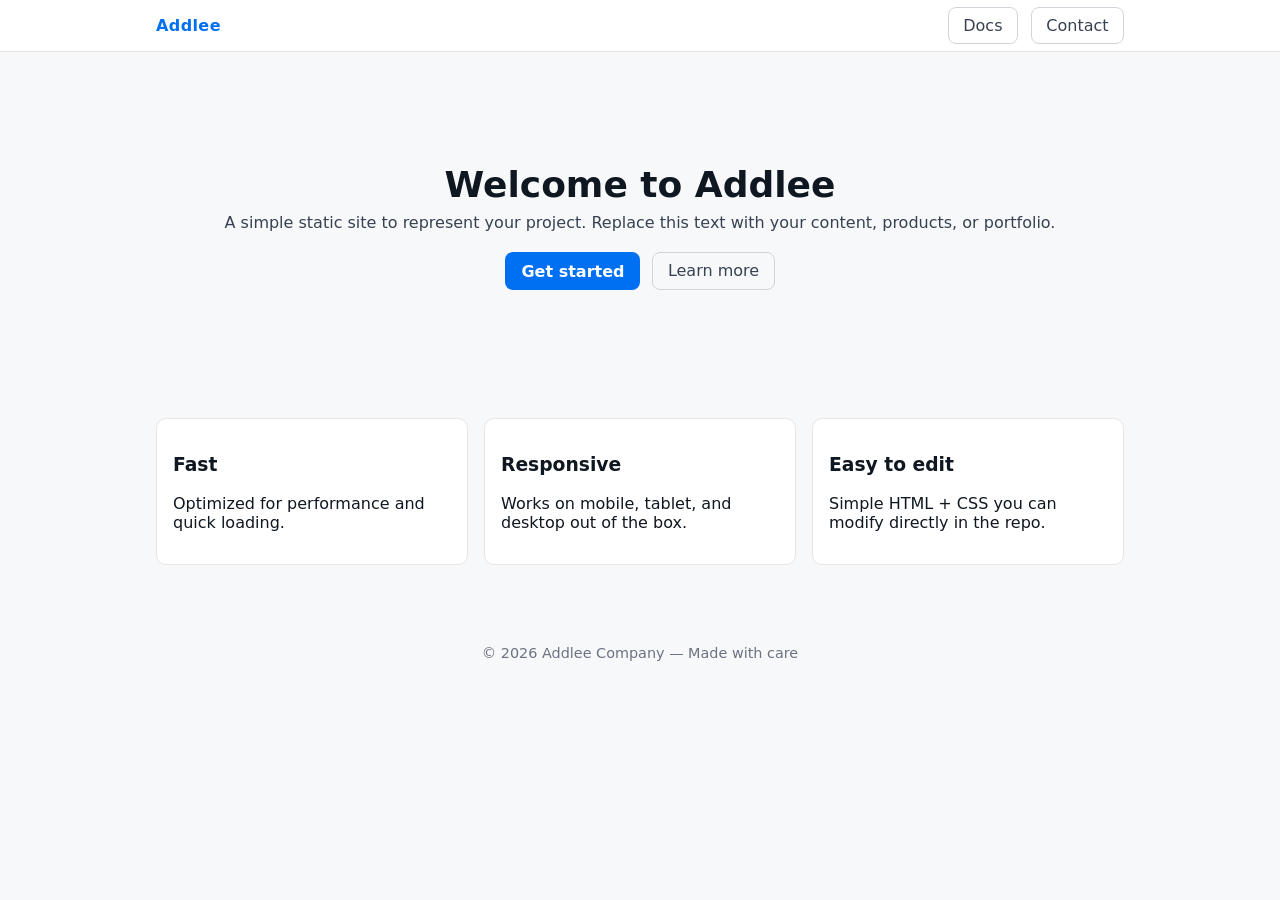
<file: index.html>
<!doctype html>
<html lang="en">
<head>
  <meta charset="utf-8" />
  <meta name="viewport" content="width=device-width,initial-scale=1" />
  <title>Addlee — Welcome</title>
  <meta name="description" content="Addlee Company — Example homepage" />
  <style>
    :root{--accent:#0070f3;--bg:#f7f8fa;--text:#0f1720}
    *{box-sizing:border-box}
    body{margin:0;font-family:system-ui,-apple-system,Segoe UI,Roboto,"Helvetica Neue",Arial; background:var(--bg); color:var(--text); -webkit-font-smoothing:antialiased}
    header{background:#fff;border-bottom:1px solid #e6e6e6}
    .container{max-width:1000px;margin:0 auto;padding:1rem}
    nav{display:flex;align-items:center;justify-content:space-between}
    .brand{font-weight:700;color:var(--accent);letter-spacing:.4px}
    .hero{padding:4rem 1rem;text-align:center}
    .hero h1{margin:0 0 .5rem;font-size:clamp(1.5rem,4vw,2.25rem)}
    .hero p{margin:0 0 1.25rem;color:#374151}
    .buttons{display:flex;gap:.75rem;justify-content:center;flex-wrap:wrap}
    .btn{background:var(--accent);color:#fff;padding:.6rem 1rem;border-radius:8px;text-decoration:none;font-weight:600}
    .muted{background:transparent;border:1px solid #d1d5db;color:#374151;padding:.5rem .9rem;border-radius:8px;text-decoration:none}
    section.features{display:grid;grid-template-columns:repeat(auto-fit,minmax(220px,1fr));gap:1rem;margin:2rem 0}
    .card{background:#fff;padding:1rem;border-radius:10px;border:1px solid #e6e6e6}
    footer{padding:1rem 0;text-align:center;color:#6b7280;font-size:.9rem}
    @media (min-width:700px){ .hero{padding:6rem 1rem} }
  </style>
</head>
<body>
  <header>
    <div class="container">
      <nav>
        <div class="brand">Addlee</div>
        <div>
          <a class="muted" href="#">Docs</a>
          <a class="muted" href="#" style="margin-left:.5rem">Contact</a>
        </div>
      </nav>
    </div>
  </header>

  <main>
    <div class="container">
      <section class="hero">
        <h1>Welcome to Addlee</h1>
        <p>A simple static site to represent your project. Replace this text with your content, products, or portfolio.</p>
        <div class="buttons">
          <a class="btn" href="#">Get started</a>
          <a class="muted" href="#">Learn more</a>
        </div>
      </section>

      <section class="features" aria-label="features">
        <div class="card">
          <h3>Fast</h3>
          <p>Optimized for performance and quick loading.</p>
        </div>
        <div class="card">
          <h3>Responsive</h3>
          <p>Works on mobile, tablet, and desktop out of the box.</p>
        </div>
        <div class="card">
          <h3>Easy to edit</h3>
          <p>Simple HTML + CSS you can modify directly in the repo.</p>
        </div>
      </section>
    </div>
  </main>

  <footer>
    <div class="container">© <span id="year"></span> Addlee Company — Made with care</div>
  </footer>

  <script>
    document.getElementById('year').textContent = new Date().getFullYear();
  </script>
</body>
</html>
</file>
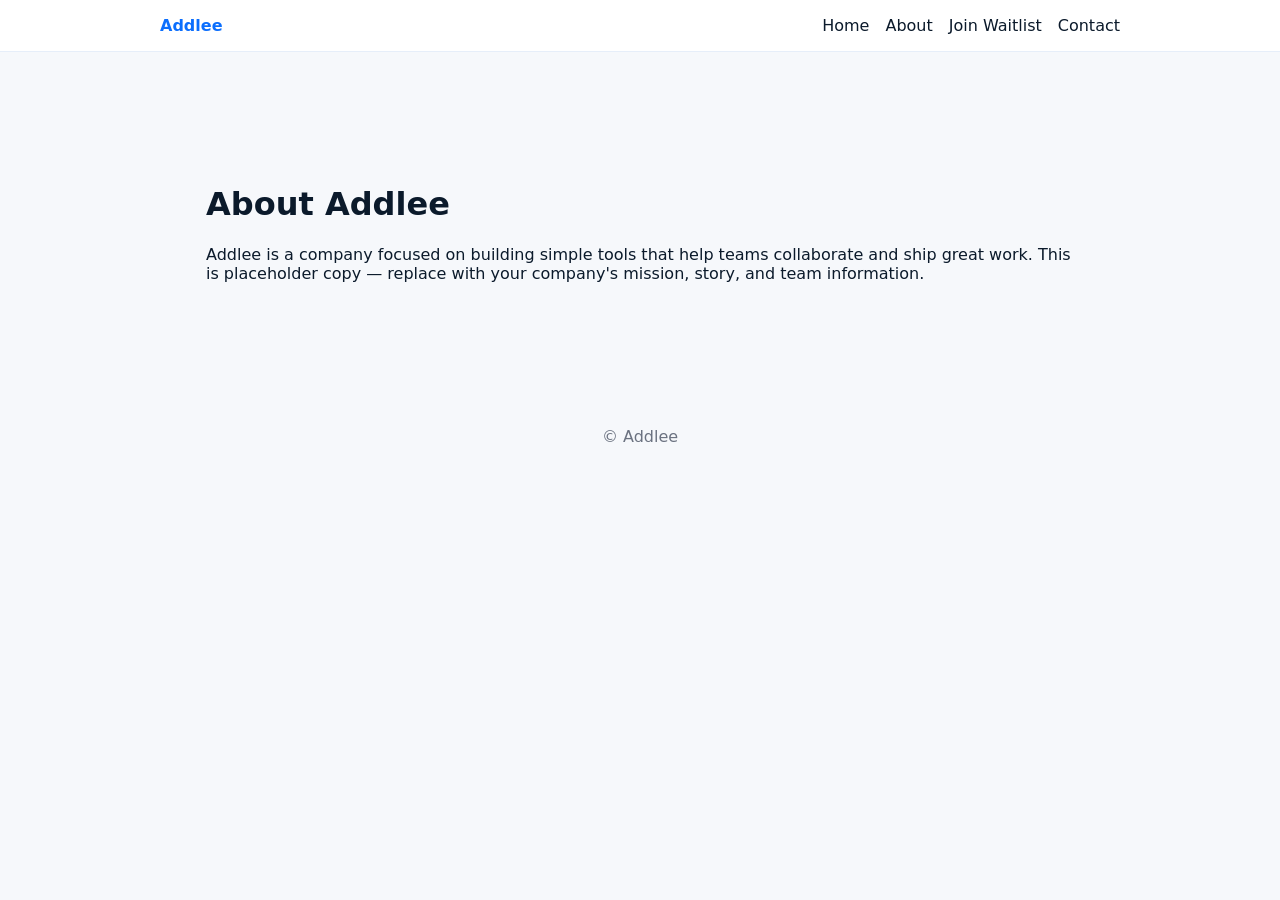
<file: about.html>
<!doctype html>
<html lang="en">
  <head>
    <meta charset="utf-8" />
    <meta name="viewport" content="width=device-width,initial-scale=1" />
    <title>About — Addlee</title>
    <link rel="stylesheet" href="/assets/style.css">
  </head>
  <body>
    <header class="site-header">
      <nav>
        <a class="logo" href="/">Addlee</a>
        <ul class="nav">
          <li><a href="/">Home</a></li>
          <li><a href="/about.html">About</a></li>
          <li><a href="/waitlist.html">Join Waitlist</a></li>
          <li><a href="/contact.html">Contact</a></li>
        </ul>
      </nav>
    </header>

    <main class="container">
      <h1>About Addlee</h1>
      <p>Addlee is a company focused on building simple tools that help teams collaborate and ship great work. This is placeholder copy — replace with your company's mission, story, and team information.</p>
    </main>

    <footer class="site-footer">
      <p>&copy; Addlee</p>
    </footer>
  </body>
</html>
</file>
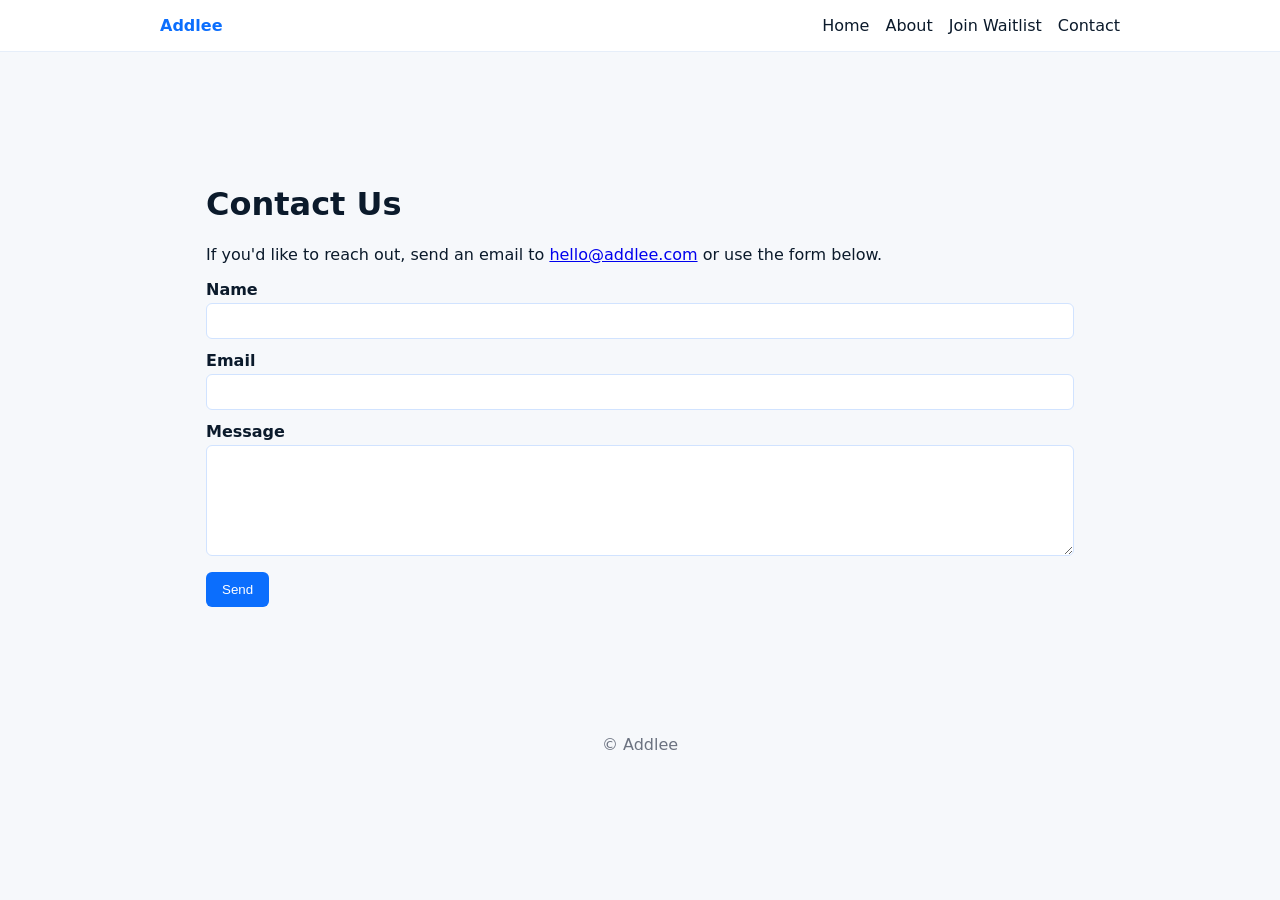
<file: contact.html>
<!doctype html>
<html lang="en">
  <head>
    <meta charset="utf-8" />
    <meta name="viewport" content="width=device-width,initial-scale=1" />
    <title>Contact — Addlee</title>
    <link rel="stylesheet" href="/assets/style.css">
  </head>
  <body>
    <header class="site-header">
      <nav>
        <a class="logo" href="/">Addlee</a>
        <ul class="nav">
          <li><a href="/">Home</a></li>
          <li><a href="/about.html">About</a></li>
          <li><a href="/waitlist.html">Join Waitlist</a></li>
          <li><a href="/contact.html">Contact</a></li>
        </ul>
      </nav>
    </header>

    <main class="container">
      <h1>Contact Us</h1>
      <p>If you'd like to reach out, send an email to <a href="mailto:hello@addlee.com">hello@addlee.com</a> or use the form below.
      </p>

      <form id="contact-form" action="mailto:hello@addlee.com" method="post" enctype="text/plain" onsubmit="handleContact(event)">
        <label for="cname">Name</label>
        <input id="cname" name="name" type="text" required />

        <label for="cemail">Email</label>
        <input id="cemail" name="email" type="email" required />

        <label for="message">Message</label>
        <textarea id="message" name="message" rows="6" required></textarea>

        <button type="submit" class="cta">Send</button>
      </form>

      <div id="contact-message" aria-live="polite"></div>
    </main>

    <script>
      function handleContact(e) {
        // Allow mailto fallback; also show client-side confirmation
        document.getElementById('contact-message').textContent = 'Thank you — your message will be sent via your email client.';
      }
    </script>

    <footer class="site-footer">
      <p>&copy; Addlee</p>
    </footer>
  </body>
</html>
</file>
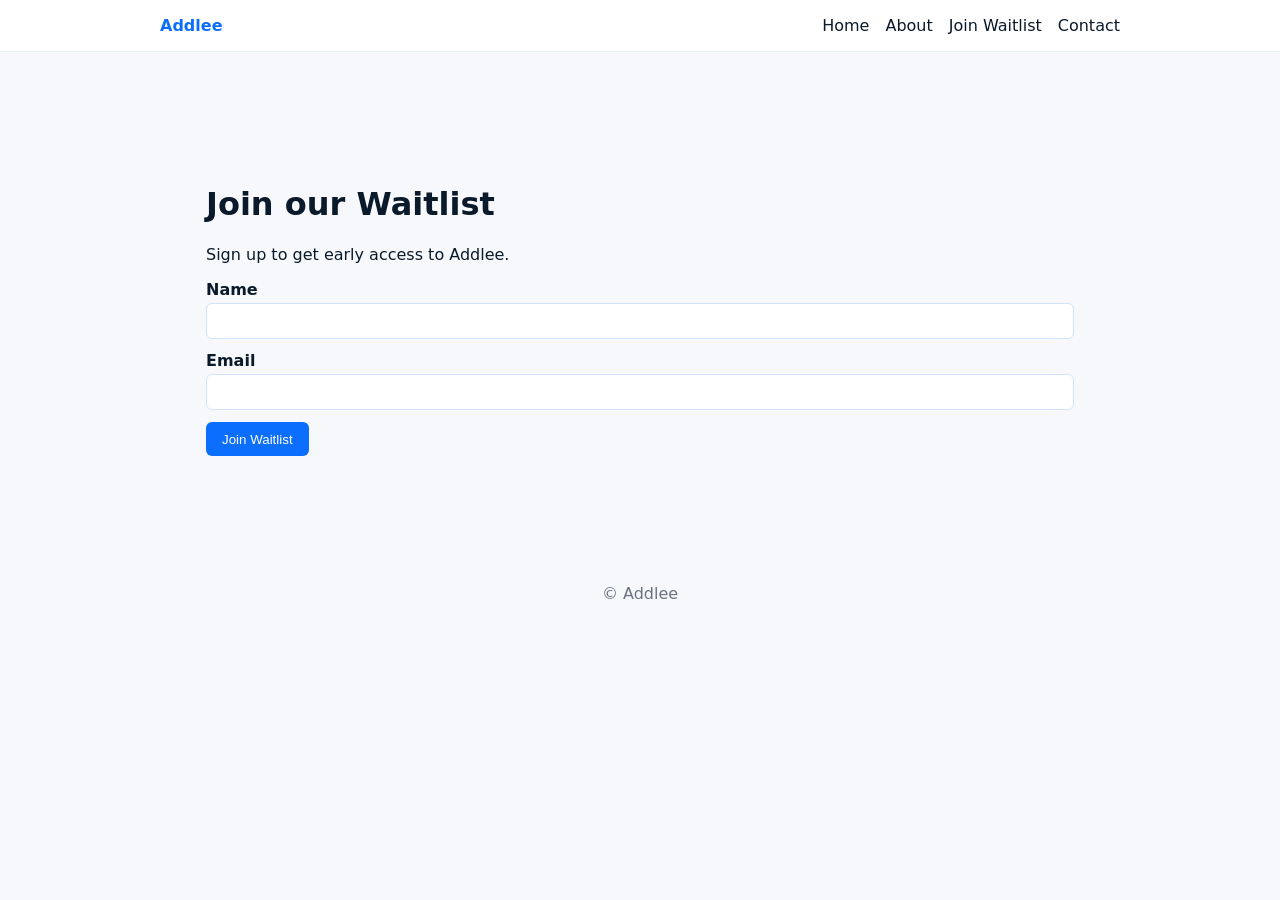
<file: waitlist.html>
<!doctype html>
<html lang="en">
  <head>
    <meta charset="utf-8" />
    <meta name="viewport" content="width=device-width,initial-scale=1" />
    <title>Join Waitlist — Addlee</title>
    <link rel="stylesheet" href="/assets/style.css">
  </head>
  <body>
    <header class="site-header">
      <nav>
        <a class="logo" href="/">Addlee</a>
        <ul class="nav">
          <li><a href="/">Home</a></li>
          <li><a href="/about.html">About</a></li>
          <li><a href="/waitlist.html">Join Waitlist</a></li>
          <li><a href="/contact.html">Contact</a></li>
        </ul>
      </nav>
    </header>

    <main class="container">
      <h1>Join our Waitlist</h1>
      <p>Sign up to get early access to Addlee.</p>
      <form id="waitlist-form" action="#" onsubmit="handleWaitlist(event)">
        <label for="name">Name</label>
        <input id="name" name="name" type="text" required />

        <label for="email">Email</label>
        <input id="email" name="email" type="email" required />

        <button type="submit" class="cta">Join Waitlist</button>
      </form>

      <div id="waitlist-message" aria-live="polite"></div>
    </main>

    <script>
      function handleWaitlist(e) {
        e.preventDefault();
        var name = document.getElementById('name').value;
        var email = document.getElementById('email').value;
        // For now just store locally and show a message. Integrate with a backend later.
        var entries = JSON.parse(localStorage.getItem('addlee_waitlist') || '[]');
        entries.push({ name: name, email: email, created: new Date().toISOString() });
        localStorage.setItem('addlee_waitlist', JSON.stringify(entries));
        document.getElementById('waitlist-message').textContent = 'Thanks — you\'re on the waitlist!';
        document.getElementById('waitlist-form').reset();
      }
    </script>

    <footer class="site-footer">
      <p>&copy; Addlee</p>
    </footer>
  </body>
</html>
</file>
<file: assets/style.css>
:root{
  --bg:#f6f8fb;
  --card:#fff;
  --accent:#0b6efd;
  --text:#0b1a2b;
}
*{box-sizing:border-box}
body{font-family:Inter, ui-sans-serif, system-ui, -apple-system, 'Segoe UI', Roboto, 'Helvetica Neue', Arial; margin:0; background:var(--bg); color:var(--text);}
.site-header{background:var(--card);border-bottom:1px solid #e6eef9}
nav{display:flex;justify-content:space-between;align-items:center;padding:1rem 1.25rem;max-width:1000px;margin:0 auto}
.logo{font-weight:700;color:var(--accent);text-decoration:none}
.nav{list-style:none;display:flex;gap:1rem;margin:0;padding:0}
.nav a{text-decoration:none;color:inherit}
.container{max-width:900px;margin:4rem auto;padding:1rem}
.lead{color:#374151}
.cta{display:inline-block;background:var(--accent);color:#fff;padding:0.6rem 1rem;border-radius:6px;text-decoration:none;border:0}
.site-footer{text-align:center;padding:2rem 0;color:#6b7280}
input,textarea{width:100%;padding:0.6rem;border:1px solid #d1e3ff;border-radius:6px;margin-bottom:0.75rem}
label{display:block;margin-bottom:0.25rem;font-weight:600}
@media(min-width:700px){.container{margin-top:6rem}}
</file>
